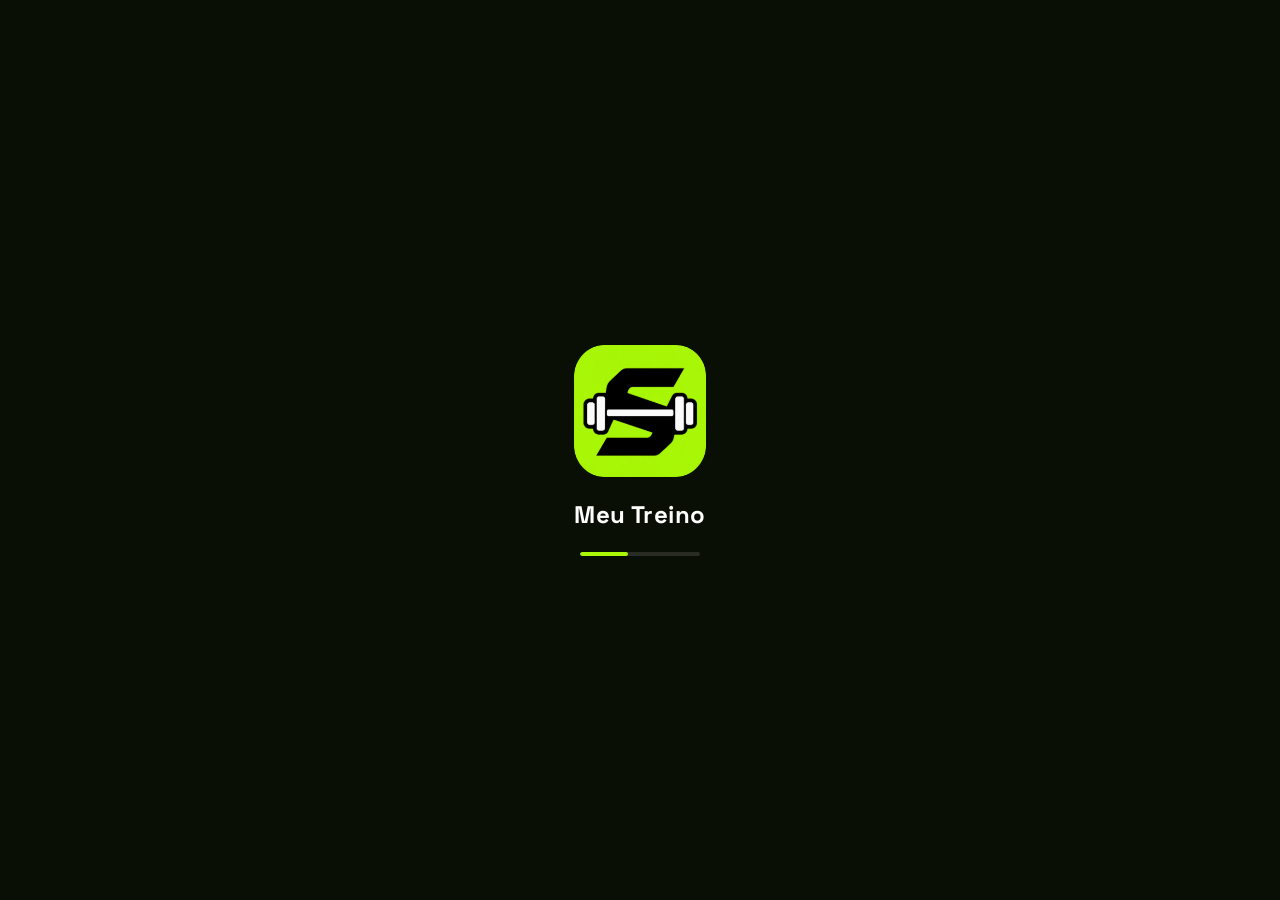
<file: web/index.html>
<!doctype html>
<html lang="pt-BR">
<head>
  <meta charset="utf-8">
  <meta name="viewport" content="width=device-width, initial-scale=1, viewport-fit=cover">
  <meta name="theme-color" content="#F3F6FB">
  <meta name="apple-mobile-web-app-capable" content="yes">
  <meta name="mobile-web-app-capable" content="yes">
  <meta name="apple-mobile-web-app-status-bar-style" content="default">
  <meta name="apple-mobile-web-app-title" content="Meu Treino">
  <title>Meu Treino</title>
  <link rel="manifest" href="manifest.json">
  <link rel="icon" href="icon-180.png?v=3" type="image/png">
  <link rel="apple-touch-icon" sizes="180x180" href="icon-180.png?v=3">
  <link rel="preconnect" href="https://fonts.googleapis.com">
  <link rel="preconnect" href="https://fonts.gstatic.com" crossorigin>
  <link rel="preconnect" href="https://esm.sh" crossorigin>
  <link rel="preconnect" href="https://dmgyqjyrtnyxqyaeowfa.supabase.co" crossorigin>
  <link href="https://fonts.googleapis.com/css2?family=Inter:ital,wght@0,400;0,500;0,600;0,700;0,800;1,500;1,700;1,800&family=Space+Grotesk:wght@500;600;700&family=Barlow+Condensed:ital,wght@1,700;1,800&display=swap" rel="stylesheet">
  <link rel="stylesheet" href="style.css">
  <style>
    /* abertura do app: logo entra com impulso, pulsa e some quando a primeira tela fica pronta */
    #abertura { position: fixed; inset: 0; z-index: 50; background: #0A0F05; display: flex; flex-direction: column; align-items: center; justify-content: center; gap: 22px; transition: opacity .45s ease, visibility .45s; }
    #abertura.sai { opacity: 0; visibility: hidden; }
    #abertura .lg { width: 132px; height: 132px; border-radius: 30px; background: url(logo.png) center/cover; box-shadow: 0 0 0 0 rgba(170,248,7,.5); animation: lgEntra .8s cubic-bezier(.2,1.6,.4,1) both, lgPulso 1.6s .8s ease-out infinite; }
    #abertura .nm { color: #fff; font: 700 24px "Space Grotesk", Inter, sans-serif; letter-spacing: .02em; opacity: 0; animation: nmEntra .5s .45s ease-out forwards; }
    #abertura .br { width: 120px; height: 4px; border-radius: 4px; background: rgba(255,255,255,.12); overflow: hidden; opacity: 0; animation: nmEntra .3s .6s forwards; }
    #abertura .br i { display: block; height: 100%; width: 40%; border-radius: 4px; background: #AAF807; animation: brCorre 1s .6s ease-in-out infinite; }
    @keyframes lgEntra { 0% { transform: scale(.3) rotate(-18deg); opacity: 0; } 100% { transform: scale(1) rotate(0); opacity: 1; } }
    @keyframes lgPulso { 0% { box-shadow: 0 0 0 0 rgba(170,248,7,.55); } 100% { box-shadow: 0 0 0 28px rgba(170,248,7,0); } }
    @keyframes nmEntra { from { opacity: 0; transform: translateY(8px); } to { opacity: 1; transform: none; } }
    @keyframes brCorre { 0% { transform: translateX(-100%); } 100% { transform: translateX(250%); } }
    @media (prefers-reduced-motion: reduce) { #abertura .lg, #abertura .br i { animation: none; } #abertura .nm, #abertura .br { animation: none; opacity: 1; } }
  </style>
</head>
<body>
  <div id="abertura" aria-hidden="true"><span class="lg"></span><span class="nm">Meu Treino</span><span class="br"><i></i></span></div>
  <script>
    // tira a abertura quando a primeira tela aparece (mínimo 0,5 s para a animação, máximo 5 s)
    (function () {
      var t0 = Date.now(), feito = false;
      function sair() { if (feito) return; feito = true; var a = document.getElementById("abertura"); setTimeout(function () { a.classList.add("sai"); setTimeout(function () { a.remove(); }, 500); }, Math.max(0, 500 - (Date.now() - t0))); }
      new MutationObserver(function (m, o) { var app = document.getElementById("app"); if (app && !app.querySelector(".carregando")) { o.disconnect(); sair(); } }).observe(document.documentElement, { childList: true, subtree: true });
      setTimeout(sair, 5000);
    })();
  </script>
  <main id="app"><div class="carregando">Carregando…</div></main>
  <div id="toast" role="status" aria-live="polite"></div>
  <input type="file" id="arquivo" accept="image/*" hidden>
  <script src="config.js"></script>
  <script type="module" src="app.js"></script>
</body>
</html>
</file>
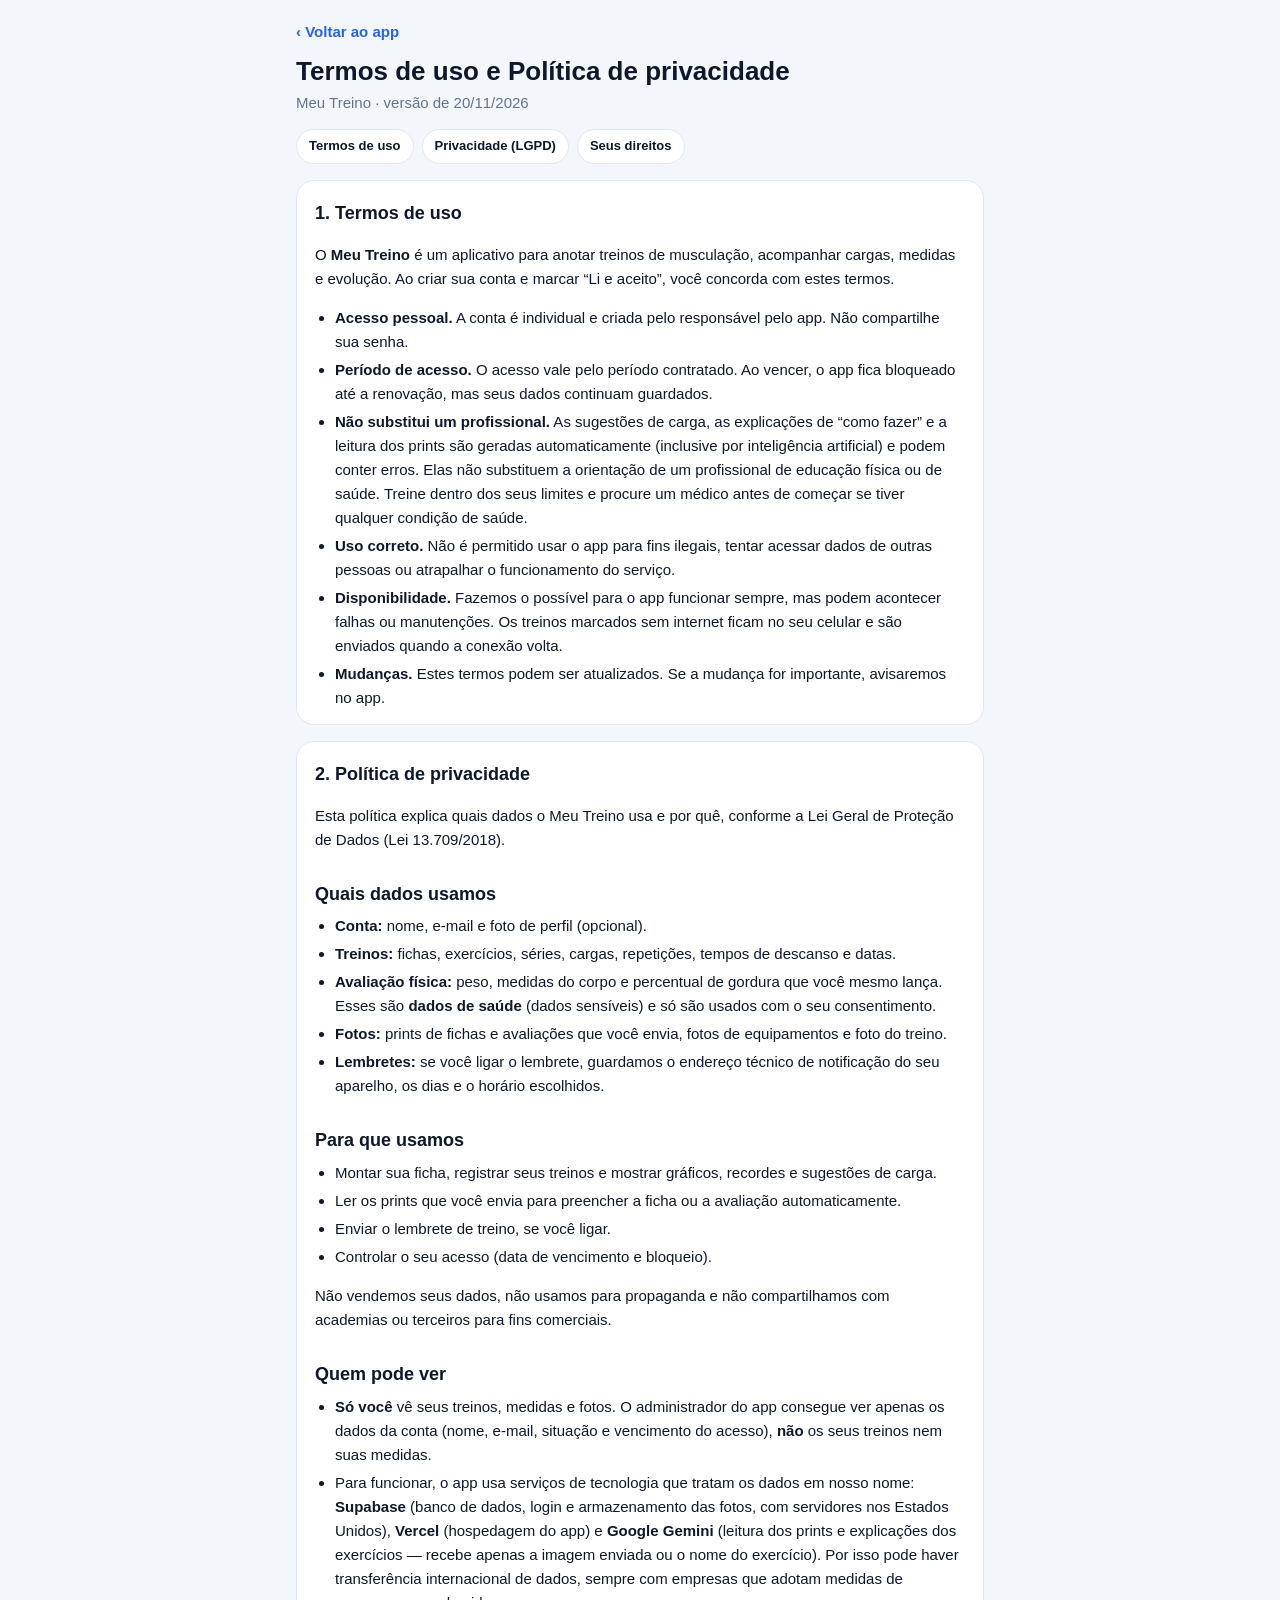
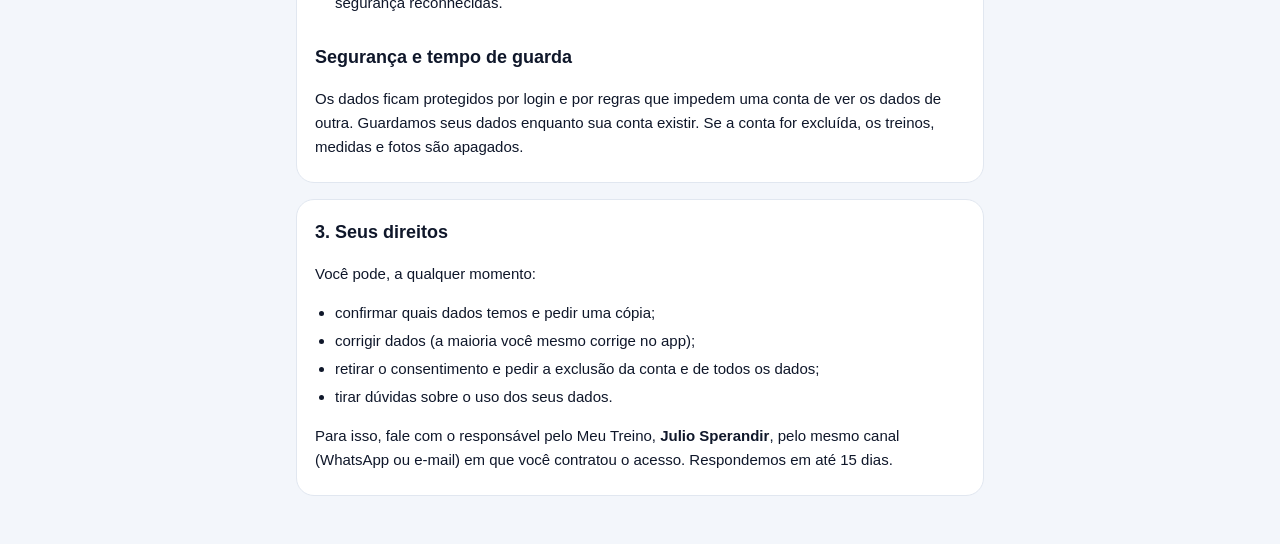
<file: web/termos.html>
<!doctype html>
<html lang="pt-BR">
<head>
  <meta charset="utf-8">
  <meta name="viewport" content="width=device-width, initial-scale=1, viewport-fit=cover">
  <meta name="theme-color" content="#F3F6FB">
  <title>Termos e Privacidade · Meu Treino</title>
  <link rel="icon" href="icon.svg">
  <style>
    :root { --bg: #F3F6FB; --s1: #FFFFFF; --borda: #E1E7F0; --txt: #0F172A; --mudo: #64748B; --ac: #2563EB; }
    * { box-sizing: border-box; }
    body { margin: 0; background: var(--bg); color: var(--txt); font: 15px/1.6 -apple-system, BlinkMacSystemFont, "Inter", "Segoe UI", Roboto, sans-serif; }
    main { max-width: 720px; margin: 0 auto; padding: calc(env(safe-area-inset-top) + 20px) 16px 48px; }
    .voltar { display: inline-flex; align-items: center; gap: 6px; color: var(--ac); text-decoration: none; font-weight: 600; margin-bottom: 12px; }
    h1 { font-size: 26px; line-height: 1.2; margin: 0 0 4px; }
    h2 { font-size: 18px; margin: 28px 0 6px; }
    .cartao { background: var(--s1); border: 1px solid var(--borda); border-radius: 18px; padding: 18px 18px 8px; margin-top: 16px; }
    .mudo { color: var(--mudo); }
    ul { padding-left: 20px; margin: 6px 0; }
    li { margin: 4px 0; }
    nav { display: flex; gap: 8px; flex-wrap: wrap; margin: 14px 0 0; }
    nav a { background: var(--s1); border: 1px solid var(--borda); border-radius: 999px; padding: 6px 12px; text-decoration: none; color: var(--txt); font-size: 13px; font-weight: 600; }
  </style>
</head>
<body>
<main>
  <a class="voltar" href="./">‹ Voltar ao app</a>
  <h1>Termos de uso e Política de privacidade</h1>
  <p class="mudo" style="margin:0">Meu Treino · versão de 20/11/2026</p>
  <nav><a href="#termos">Termos de uso</a><a href="#privacidade">Privacidade (LGPD)</a><a href="#direitos">Seus direitos</a></nav>

  <section class="cartao" id="termos">
    <h2 style="margin-top:0">1. Termos de uso</h2>
    <p>O <b>Meu Treino</b> é um aplicativo para anotar treinos de musculação, acompanhar cargas, medidas e evolução. Ao criar sua conta e marcar “Li e aceito”, você concorda com estes termos.</p>
    <ul>
      <li><b>Acesso pessoal.</b> A conta é individual e criada pelo responsável pelo app. Não compartilhe sua senha.</li>
      <li><b>Período de acesso.</b> O acesso vale pelo período contratado. Ao vencer, o app fica bloqueado até a renovação, mas seus dados continuam guardados.</li>
      <li><b>Não substitui um profissional.</b> As sugestões de carga, as explicações de “como fazer” e a leitura dos prints são geradas automaticamente (inclusive por inteligência artificial) e podem conter erros. Elas não substituem a orientação de um profissional de educação física ou de saúde. Treine dentro dos seus limites e procure um médico antes de começar se tiver qualquer condição de saúde.</li>
      <li><b>Uso correto.</b> Não é permitido usar o app para fins ilegais, tentar acessar dados de outras pessoas ou atrapalhar o funcionamento do serviço.</li>
      <li><b>Disponibilidade.</b> Fazemos o possível para o app funcionar sempre, mas podem acontecer falhas ou manutenções. Os treinos marcados sem internet ficam no seu celular e são enviados quando a conexão volta.</li>
      <li><b>Mudanças.</b> Estes termos podem ser atualizados. Se a mudança for importante, avisaremos no app.</li>
    </ul>
  </section>

  <section class="cartao" id="privacidade">
    <h2 style="margin-top:0">2. Política de privacidade</h2>
    <p>Esta política explica quais dados o Meu Treino usa e por quê, conforme a Lei Geral de Proteção de Dados (Lei 13.709/2018).</p>
    <h2>Quais dados usamos</h2>
    <ul>
      <li><b>Conta:</b> nome, e-mail e foto de perfil (opcional).</li>
      <li><b>Treinos:</b> fichas, exercícios, séries, cargas, repetições, tempos de descanso e datas.</li>
      <li><b>Avaliação física:</b> peso, medidas do corpo e percentual de gordura que você mesmo lança. Esses são <b>dados de saúde</b> (dados sensíveis) e só são usados com o seu consentimento.</li>
      <li><b>Fotos:</b> prints de fichas e avaliações que você envia, fotos de equipamentos e foto do treino.</li>
      <li><b>Lembretes:</b> se você ligar o lembrete, guardamos o endereço técnico de notificação do seu aparelho, os dias e o horário escolhidos.</li>
    </ul>
    <h2>Para que usamos</h2>
    <ul>
      <li>Montar sua ficha, registrar seus treinos e mostrar gráficos, recordes e sugestões de carga.</li>
      <li>Ler os prints que você envia para preencher a ficha ou a avaliação automaticamente.</li>
      <li>Enviar o lembrete de treino, se você ligar.</li>
      <li>Controlar o seu acesso (data de vencimento e bloqueio).</li>
    </ul>
    <p>Não vendemos seus dados, não usamos para propaganda e não compartilhamos com academias ou terceiros para fins comerciais.</p>
    <h2>Quem pode ver</h2>
    <ul>
      <li><b>Só você</b> vê seus treinos, medidas e fotos. O administrador do app consegue ver apenas os dados da conta (nome, e-mail, situação e vencimento do acesso), <b>não</b> os seus treinos nem suas medidas.</li>
      <li>Para funcionar, o app usa serviços de tecnologia que tratam os dados em nosso nome:
        <b>Supabase</b> (banco de dados, login e armazenamento das fotos, com servidores nos Estados Unidos),
        <b>Vercel</b> (hospedagem do app) e <b>Google Gemini</b> (leitura dos prints e explicações dos exercícios — recebe apenas a imagem enviada ou o nome do exercício).
        Por isso pode haver transferência internacional de dados, sempre com empresas que adotam medidas de segurança reconhecidas.</li>
    </ul>
    <h2>Segurança e tempo de guarda</h2>
    <p>Os dados ficam protegidos por login e por regras que impedem uma conta de ver os dados de outra. Guardamos seus dados enquanto sua conta existir. Se a conta for excluída, os treinos, medidas e fotos são apagados.</p>
  </section>

  <section class="cartao" id="direitos">
    <h2 style="margin-top:0">3. Seus direitos</h2>
    <p>Você pode, a qualquer momento:</p>
    <ul>
      <li>confirmar quais dados temos e pedir uma cópia;</li>
      <li>corrigir dados (a maioria você mesmo corrige no app);</li>
      <li>retirar o consentimento e pedir a exclusão da conta e de todos os dados;</li>
      <li>tirar dúvidas sobre o uso dos seus dados.</li>
    </ul>
    <p>Para isso, fale com o responsável pelo Meu Treino, <b>Julio Sperandir</b>, pelo mesmo canal (WhatsApp ou e-mail) em que você contratou o acesso. Respondemos em até 15 dias.</p>
  </section>
</main>
</body>
</html>
</file>
<file: web/style.css>
:root {
  --bg: #F3F6FB; --s1: #FFFFFF; --s2: #EEF2F8; --borda: #E1E7F0;
  --txt: #0F172A; --mudo: #64748B; --fraco: #94A3B8;
  --ac: #4D7C0F; --ac-txt: #FFFFFF; --lar: #D97706; --ac2: #3F6212; --lima: #AAF807; --preto: #0A0F05;
  color-scheme: light;
  --r: 16px;
  --topo: env(safe-area-inset-top, 0px); --base: env(safe-area-inset-bottom, 0px);
}
* { box-sizing: border-box; -webkit-tap-highlight-color: transparent; }
html, body { margin: 0; background: var(--bg); color: var(--txt); font-family: Inter, system-ui, sans-serif; font-size: 15px; }
body { min-height: 100dvh; }
h1, h2, h3, .num { font-family: "Space Grotesk", Inter, sans-serif; }
h1 { font-size: 26px; margin: 0; font-weight: 700; }
h2 { font-size: 19px; margin: 0; font-weight: 600; }
h3 { font-size: 16px; margin: 0; font-weight: 600; }
a { color: var(--ac); }
button, input, select, textarea { font: inherit; color: inherit; }
button { cursor: pointer; }

#app { max-width: 520px; margin: 0 auto; min-height: 100dvh; display: flex; flex-direction: column; }
#app.trocando > .tela { opacity: .5; transition: opacity .15s .12s; pointer-events: none; }
.tela { flex: 1; padding: calc(var(--topo) + 20px) 18px calc(var(--base) + 110px); display: flex; flex-direction: column; gap: 16px; }
.tela.sem-nav { padding-bottom: calc(var(--base) + 110px); }
.carregando { padding: 120px 20px; text-align: center; color: var(--mudo); }

.topo { display: flex; align-items: center; gap: 12px; }
.topo .tit { flex: 1; min-width: 0; display: flex; flex-direction: column; gap: 2px; }
.mudo { color: var(--mudo); } .peq { font-size: 13px; } .mini { font-size: 12px; }
.rot { font-size: 12px; font-weight: 600; letter-spacing: .08em; text-transform: uppercase; color: var(--mudo); }
.ac { color: var(--ac); } .lar { color: var(--lar); }
.linha { display: flex; align-items: center; gap: 10px; }
.entre { display: flex; justify-content: space-between; align-items: center; gap: 10px; }
.col { display: flex; flex-direction: column; gap: 8px; }
.grade2 { display: grid; grid-template-columns: repeat(2, minmax(0,1fr)); gap: 10px; }
.grade3 { display: grid; grid-template-columns: repeat(3, minmax(0,1fr)); gap: 10px; }

.cartao { background: var(--s1); border: 1px solid var(--borda); border-radius: var(--r); padding: 16px; display: flex; flex-direction: column; gap: 12px; }
.cartao.ac-borda { border-color: var(--ac); } .cartao.lar-borda { border-color: var(--lar); }
.cartao.tracejado { background: transparent; border-style: dashed; }
.stat { background: var(--s1); border: 1px solid var(--borda); border-radius: 14px; padding: 12px; display: flex; flex-direction: column; gap: 2px; }
.stat .v { font-family: "Space Grotesk", sans-serif; font-size: 22px; font-weight: 700; }

.btn { min-height: 48px; border-radius: 14px; border: 1px solid var(--borda); background: var(--s1); color: var(--txt); font-weight: 600; padding: 0 16px; display: inline-flex; align-items: center; justify-content: center; gap: 8px; text-decoration: none; }
.btn.pri { background: var(--ac); color: var(--ac-txt); border: 0; font-weight: 700; }
.btn.cla { background: var(--txt); color: var(--bg); border: 0; font-weight: 700; }
.btn.peq { min-height: 40px; border-radius: 10px; font-size: 13px; padding: 0 12px; }
.btn.blk { width: 100%; }
.btn.perigo { color: #DC2626; }
.btn:disabled { opacity: .5; }
.ico { width: 44px; height: 44px; border-radius: 12px; border: 1px solid var(--borda); background: var(--s1); display: inline-flex; align-items: center; justify-content: center; color: var(--txt); flex: 0 0 auto; text-decoration: none; }
.chip { font-size: 12px; font-weight: 600; padding: 6px 10px; border-radius: 999px; background: var(--s2); color: var(--mudo); white-space: nowrap; }
.chip.ac { background: rgba(101,163,13,.12); color: var(--ac); }
.chip.lar { background: rgba(217,119,6,.12); color: var(--lar); }
.chip.cheio { background: var(--ac); color: var(--ac-txt); }

.item { background: var(--s1); border: 1px solid var(--borda); border-radius: 14px; padding: 12px 14px; display: flex; align-items: center; gap: 12px; text-decoration: none; color: var(--txt); width: 100%; text-align: left; }
.letra { width: 40px; height: 40px; border-radius: 11px; background: var(--s2); font-family: "Space Grotesk", sans-serif; font-weight: 700; font-size: 17px; display: flex; align-items: center; justify-content: center; flex: 0 0 auto; }
.letra.g { width: 56px; height: 56px; border-radius: 16px; font-size: 28px; background: var(--ac); color: var(--ac-txt); }
.thumb { width: 48px; height: 48px; border-radius: 10px; background: var(--s2); object-fit: cover; flex: 0 0 auto; }

label.campo { display: flex; flex-direction: column; gap: 6px; font-size: 13px; color: var(--mudo); }
input.inp, select.inp, textarea.inp { min-height: 46px; border-radius: 12px; border: 1px solid var(--borda); background: var(--bg); color: var(--txt); padding: 0 12px; font-size: 16px; width: 100%; }
textarea.inp { padding: 10px 12px; min-height: 80px; }
input.inp:focus, select.inp:focus, textarea.inp:focus { outline: 2px solid var(--ac); outline-offset: 0; }

/* Treino */
.barra { height: 6px; border-radius: 3px; background: var(--s2); overflow: hidden; }
.barra > div { height: 100%; background: var(--ac); border-radius: 3px; }
.series { display: flex; flex-direction: column; gap: 6px; }
.serie { display: grid; grid-template-columns: 34px 1fr 72px 62px 46px; gap: 8px; align-items: center; padding: 6px 4px; border-radius: 12px; }
.serie.cab { font-size: 11px; font-weight: 600; letter-spacing: .06em; text-transform: uppercase; color: var(--mudo); padding-bottom: 0; }
.serie.feita { background: rgba(101,163,13,.08); }
.serie input { min-height: 42px; border-radius: 10px; border: 1px solid var(--borda); background: var(--bg); text-align: center; font-weight: 600; font-size: 16px; width: 100%; padding: 0 4px; }
.ok { width: 44px; height: 44px; border-radius: 12px; border: 1px solid var(--borda); background: var(--s2); color: var(--fraco); display: flex; align-items: center; justify-content: center; }
.serie.feita .ok { background: var(--ac); color: var(--ac-txt); border: 0; }
.cron { font-family: "Space Grotesk", sans-serif; font-size: 34px; font-weight: 700; font-variant-numeric: tabular-nums; }
.pronto .cron { color: var(--ac); }
.exs { display: flex; gap: 6px; overflow-x: auto; padding-bottom: 4px; scrollbar-width: none; }
.exs::-webkit-scrollbar { display: none; }
.exs button { flex: 0 0 auto; min-width: 44px; height: 36px; border-radius: 10px; border: 1px solid var(--borda); background: var(--s1); color: var(--mudo); font-weight: 600; font-size: 13px; }
.exs button.at { border-color: var(--ac); color: var(--ac); }
.exs button.fe { background: var(--s2); color: var(--txt); }

/* Equipamento */
.foto-g { height: 240px; border-radius: 20px; background: var(--s1); border: 1px solid var(--borda); position: relative; overflow: hidden; display: flex; align-items: center; justify-content: center; color: var(--fraco); flex-direction: column; gap: 8px; }
.foto-g img { width: 100%; height: 100%; object-fit: cover; position: absolute; inset: 0; }
.foto-g .chip { position: absolute; top: 12px; left: 12px; }
.opc { display: flex; flex-direction: column; gap: 6px; padding: 8px; border-radius: 14px; background: var(--s1); border: 2px solid var(--borda); text-align: left; }
.opc.at { border-color: var(--ac); }
.opc .ft { height: 72px; border-radius: 10px; background: var(--s2); overflow: hidden; display: flex; align-items: center; justify-content: center; color: var(--fraco); }
.opc .ft img { width: 100%; height: 100%; object-fit: cover; }

.foto-fim { height: 220px; border-radius: 18px; border: 2px dashed var(--borda); background: var(--s1); display: flex; flex-direction: column; align-items: center; justify-content: center; gap: 8px; color: var(--mudo); overflow: hidden; position: relative; width: 100%; }
.foto-fim img { position: absolute; inset: 0; width: 100%; height: 100%; object-fit: cover; }

.prints { display: flex; gap: 8px; flex-wrap: wrap; }
.prints img { width: 72px; height: 120px; object-fit: cover; border-radius: 10px; border: 1px solid var(--borda); }
.dif { display: grid; grid-template-columns: 24px 82px 1fr; gap: 10px; align-items: center; }
.dif input[type=checkbox] { width: 22px; height: 22px; accent-color: var(--ac); }
.tag { font-size: 11px; font-weight: 700; letter-spacing: .04em; text-transform: uppercase; padding: 5px 0; border-radius: 8px; text-align: center; }
.tag.novo { background: rgba(101,163,13,.12); color: var(--ac); }
.tag.alt { background: rgba(217,119,6,.12); color: var(--lar); }
.tag.rem { background: var(--s2); color: var(--mudo); }
.tag.igual { background: transparent; color: var(--fraco); border: 1px solid var(--borda); }
.riscado { text-decoration: line-through; color: var(--mudo); }

.abas { display: grid; grid-auto-flow: column; grid-auto-columns: 1fr; gap: 4px; background: var(--s1); border: 1px solid var(--borda); border-radius: 12px; padding: 4px; }
.abas button { height: 40px; border-radius: 9px; border: 0; background: transparent; color: var(--mudo); font-weight: 600; }
.abas button.at { background: var(--txt); color: var(--bg); font-weight: 700; }
.tabela { width: 100%; border-collapse: collapse; font-size: 14px; }
.tabela th { font-size: 11px; font-weight: 600; letter-spacing: .06em; text-transform: uppercase; color: var(--mudo); text-align: right; padding: 0 0 8px; border-bottom: 1px solid var(--borda); }
.tabela th:first-child, .tabela td:first-child { text-align: left; }
.tabela td { padding: 8px 0; border-bottom: 1px solid var(--s2); text-align: right; }

.semana { display: flex; justify-content: space-between; }
.dia { display: flex; flex-direction: column; align-items: center; gap: 6px; width: 40px; font-size: 12px; color: var(--mudo); }
.dia span.b { width: 36px; height: 36px; border-radius: 18px; display: flex; align-items: center; justify-content: center; font-weight: 700; font-size: 13px; border: 1px dashed var(--borda); color: var(--fraco); }
.dia span.b.feito { background: var(--s2); color: var(--ac); border: 0; }
.dia span.b.hoje { border: 1px solid var(--ac); color: var(--ac); }

.fab { position: fixed; right: max(18px, calc(50% - 242px)); bottom: calc(var(--base) + 96px); height: 52px; padding: 0 18px; border-radius: 26px; background: var(--txt); color: var(--bg); font-weight: 700; font-size: 14px; display: flex; align-items: center; gap: 8px; text-decoration: none; box-shadow: 0 8px 24px rgba(15,23,42,.2); z-index: 5; }
nav.nav { position: fixed; left: 0; right: 0; bottom: 0; z-index: 6; background: #FFFFFF; border-top: 1px solid var(--borda); padding: 8px 12px calc(var(--base) + 10px); }
nav.nav > div { max-width: 520px; margin: 0 auto; display: grid; grid-template-columns: repeat(4, minmax(0,1fr)); }
nav.nav a { display: flex; flex-direction: column; align-items: center; gap: 4px; font-size: 11px; color: var(--mudo); text-decoration: none; padding: 4px 0; }
nav.nav a.at { color: var(--ac); font-weight: 600; }
.rodape { position: fixed; left: 0; right: 0; bottom: 0; z-index: 6; background: linear-gradient(transparent, var(--bg) 30%); padding: 24px 18px calc(var(--base) + 16px); }
.rodape > div { max-width: 484px; margin: 0 auto; display: flex; gap: 10px; }
.rodape .btn { flex: 1; min-height: 54px; }

#toast { position: fixed; left: 50%; top: calc(var(--topo) + 14px); transform: translateX(-50%) translateY(-120px); background: var(--txt); color: var(--bg); padding: 12px 16px; border-radius: 12px; font-weight: 600; font-size: 14px; max-width: 90vw; transition: transform .25s; z-index: 20; }
#toast.on { transform: translateX(-50%) translateY(0); }
.vazio { text-align: center; padding: 30px 10px; color: var(--mudo); display: flex; flex-direction: column; gap: 12px; align-items: center; }
svg.graf { width: 100%; height: auto; display: block; overflow: visible; }
canvas.prev { width: 100%; max-width: 280px; border-radius: 16px; align-self: center; box-shadow: 0 12px 32px rgba(15,23,42,.18); }
canvas.prev.toque { cursor: pointer; }
.girando { width: 22px; height: 22px; border: 3px solid var(--s2); border-top-color: var(--ac); border-radius: 50%; animation: gira 0.8s linear infinite; }
@keyframes gira { to { transform: rotate(360deg); } }

/* comemoração */
#festa { position: fixed; inset: 0; z-index: 90; overflow: hidden; display: grid; place-items: center; background: rgba(15,23,42,.35); animation: festaIn .2s ease-out; }
#festa i { position: absolute; top: -20px; width: 9px; height: 14px; border-radius: 2px; animation-name: cair; animation-timing-function: cubic-bezier(.3,.6,.5,1); animation-fill-mode: forwards; }
@keyframes cair { to { top: 105%; transform: rotate(720deg) translateX(30px); } }
@keyframes festaIn { from { opacity: 0; } }
.festa-card { position: relative; background: var(--s1); border: 1px solid var(--ac); border-radius: 20px; padding: 22px 26px; display: flex; flex-direction: column; align-items: center; gap: 6px; text-align: center; max-width: 300px; animation: pulo .45s cubic-bezier(.2,1.6,.4,1); }
.festa-card b { font-family: "Space Grotesk", Inter, sans-serif; font-size: 21px; }
.festa-card span { color: var(--mudo); font-size: 14px; }
.festa-card .festa-ico { font-size: 44px; color: inherit; }
@keyframes pulo { from { transform: scale(.6); opacity: 0; } }
@media (prefers-reduced-motion: reduce) { #festa i { display: none; } .festa-card { animation: none; } }

/* gráficos da semana */
.corpo { width: 100%; max-width: 360px; margin: 0 auto; display: block; }
.barras { width: 100%; height: auto; display: block; }
.barras .b-at { fill: var(--ac); } .barras .b-ant { fill: #C9D3E1; }
.legenda { display: flex; gap: 14px; font-size: 12px; color: var(--mudo); }
.legenda i { display: inline-block; width: 10px; height: 10px; border-radius: 3px; margin-right: 5px; vertical-align: -1px; }
.marca-ant { position: absolute; top: -3px; bottom: -3px; width: 2px; background: var(--txt); opacity: .55; border-radius: 1px; }
.comp { display: grid; grid-template-columns: minmax(0,1fr) auto auto; gap: 4px 12px; align-items: center; font-size: 14px; }
.comp .n { overflow: hidden; text-overflow: ellipsis; white-space: nowrap; }
.comp .num { text-align: right; }

/* calendário e conquistas */
.cal { display: grid; grid-auto-flow: column; grid-template-rows: repeat(7, 1fr); gap: 3px; overflow-x: auto; padding-bottom: 4px; }
.cal span { width: 12px; height: 12px; border-radius: 3px; background: var(--s2); }
.cal span.f { background: var(--ac); } .cal span.fora { background: transparent; }
.cal span.hj { outline: 1.5px solid var(--txt); }
.medalhas { display: grid; grid-template-columns: repeat(3, minmax(0, 1fr)); gap: 10px; }
.medalha { background: var(--s1); border: 1px solid var(--borda); border-radius: 14px; padding: 12px 6px; display: flex; flex-direction: column; align-items: center; gap: 4px; text-align: center; }
.medalha .m-ico { font-size: 28px; filter: grayscale(1); opacity: .35; }
.medalha.ganha { border-color: var(--ac); } .medalha.ganha .m-ico { filter: none; opacity: 1; }
.medalha b { font-size: 12.5px; line-height: 1.25; } .medalha span { font-size: 11px; color: var(--mudo); }

/* tela Hoje */
.heroi { position: relative; overflow: hidden; border-radius: 22px; padding: 20px; display: flex; flex-direction: column; gap: 16px;
  background: radial-gradient(130% 90% at 100% 0%, rgba(101,163,13,.20), rgba(101,163,13,0) 60%), linear-gradient(180deg, #FFFFFF, #FFFFFF);
  border: 1px solid rgba(101,163,13,.28); }
.heroi.vazio { align-items: flex-start; }
.heroi-tit { font-size: 24px; line-height: 1.15; overflow-wrap: anywhere; }
.letra.xg { width: 68px; height: 68px; border-radius: 20px; font-size: 34px; background: var(--ac); color: var(--ac-txt); box-shadow: 0 8px 28px rgba(101,163,13,.25); }
.heroi-num { display: grid; grid-template-columns: repeat(3, minmax(0,1fr)); background: var(--s2); border-radius: 14px; padding: 12px 6px; }
.heroi-num div { display: flex; flex-direction: column; align-items: center; gap: 2px; }
.heroi-num div + div { border-left: 1px solid var(--borda); }
.heroi-num b { font-family: "Space Grotesk", sans-serif; font-size: 22px; }
.heroi-num span { font-size: 12px; color: var(--mudo); }
.btn.grande { min-height: 56px; font-size: 16px; border-radius: 16px; }
.semana-cartao { text-decoration: none; color: var(--txt); }
.semana2 { display: grid; grid-template-columns: repeat(7, minmax(0,1fr)); gap: 6px; }
.dia2 { display: flex; flex-direction: column; align-items: center; gap: 6px; }
.dia2 .n { font-size: 11px; color: var(--mudo); font-weight: 600; }
.dia2 .b { width: 100%; max-width: 40px; aspect-ratio: 1; border-radius: 12px; display: grid; place-items: center; font-size: 13px; font-weight: 700; background: var(--s2); color: var(--fraco); }
.dia2.feito .b { background: var(--ac); color: var(--ac-txt); font-family: "Space Grotesk", sans-serif; font-size: 15px; }
.dia2.hoje .b { background: transparent; border: 2px solid var(--ac); color: var(--ac); }
.dia2.hoje .n { color: var(--ac); }
.dia2.depois .b { background: transparent; border: 1px dashed var(--borda); }
.ficha-item.prox { border-color: rgba(101,163,13,.45); }
.ficha-item.prox .letra { background: rgba(101,163,13,.14); color: var(--ac); }
.item.tracejado { background: transparent; border-style: dashed; }
.nome-btn { background: none; border: 0; padding: 0; text-align: left; color: var(--txt); }

/* folha que sobe de baixo */
#folha { position: fixed; inset: 0; z-index: 80; display: flex; flex-direction: column; justify-content: flex-end; }
.folha-fundo { position: absolute; inset: 0; background: rgba(15,23,42,.45); animation: festaIn .2s; }
.folha-caixa { position: relative; width: 100%; max-width: 520px; margin: 0 auto; max-height: 86dvh; background: var(--bg); border: 1px solid var(--borda); border-bottom: 0; border-radius: 24px 24px 0 0; display: flex; flex-direction: column; animation: subir .25s cubic-bezier(.2,.9,.3,1); }
.folha-alca { width: 40px; height: 5px; border-radius: 3px; background: var(--borda); margin: 10px auto 2px; flex: 0 0 auto; }
.folha-corpo { overflow-y: auto; padding: 10px 18px calc(var(--base) + 24px); display: flex; flex-direction: column; gap: 14px; }
@keyframes subir { from { transform: translateY(40%); opacity: 0; } }
@media (prefers-reduced-motion: reduce) { .folha-caixa, .folha-fundo { animation: none; } }
.foto-cheia { width: 100%; border-radius: 16px; display: block; }
.lista-ex.at { border-color: var(--ac); }
.lista-ft { width: 48px; height: 48px; border-radius: 12px; background: var(--s2); overflow: hidden; flex: 0 0 auto; display: grid; place-items: center; color: var(--mudo); }
.lista-ft img { width: 100%; height: 100%; object-fit: cover; }
.eq-mini { position: relative; width: 76px; height: 76px; border-radius: 14px; overflow: hidden; border: 1px solid var(--borda); padding: 0; background: var(--s2); flex: 0 0 auto; }
.eq-mini img { width: 100%; height: 100%; object-fit: cover; display: block; }
.eq-mini span { position: absolute; right: 4px; bottom: 4px; width: 20px; height: 20px; border-radius: 10px; background: rgba(15,23,42,.7); color: #FFFFFF; display: grid; place-items: center; }
.passos { list-style: none; margin: 0; padding: 0; display: flex; flex-direction: column; gap: 10px; }
.passos li { display: flex; gap: 10px; align-items: flex-start; }
.passos li > span { flex: 0 0 auto; width: 24px; height: 24px; border-radius: 12px; display: grid; place-items: center; font-size: 12px; font-weight: 700; background: rgba(101,163,13,.14); color: var(--ac); }
.passos li.erro > span { background: rgba(217,119,6,.14); color: var(--lar); }
.passos p { margin: 0; line-height: 1.45; font-size: 14px; }
.carregando-barra { width: 40%; animation: vaivem 1.1s ease-in-out infinite alternate; }
@keyframes vaivem { from { margin-left: 0; } to { margin-left: 60%; } }

/* menu flutuante */
nav.nav { background: linear-gradient(rgba(243,246,251,0), rgba(243,246,251,.95) 45%); border-top: 0; padding: 18px 12px calc(var(--base) + 12px); pointer-events: none; }
nav.nav > div { pointer-events: auto; background: rgba(255,255,255,.94); -webkit-backdrop-filter: blur(14px); backdrop-filter: blur(14px); border: 1px solid var(--borda); border-radius: 26px; padding: 6px; max-width: 496px; box-shadow: 0 10px 30px rgba(15,23,42,.12); }
nav.nav a { border-radius: 20px; padding: 8px 0 7px; font-size: 10.5px; }
nav.nav a.at { background: rgba(101,163,13,.13); }
.rodape .btn.grande { border-radius: 30px; box-shadow: 0 10px 28px rgba(101,163,13,.22); }

/* imagens dos exercícios */
.ex-img { position: relative; overflow: hidden; background: var(--s2); border-radius: 16px; aspect-ratio: 1; }
.ex-img img { position: absolute; inset: 0; width: 100%; height: 100%; object-fit: cover; }
.ex-img img.q2 { animation: quadro 2.6s ease-in-out infinite; }
@keyframes quadro { 0%, 38% { opacity: 0; } 50%, 88% { opacity: 1; } 100% { opacity: 0; } }
@media (prefers-reduced-motion: reduce) { .ex-img img.q2 { animation: none; opacity: 0; } }
.ex-img-vazio { position: absolute; inset: 0; display: grid; place-items: center; color: var(--fraco); background: var(--s2); }
.ex-img.grande { aspect-ratio: 16 / 11; border-radius: 18px; }
.ex-card { display: flex; align-items: center; gap: 14px; padding: 10px; background: var(--s1); border: 1px solid var(--borda); border-radius: 20px; }
.ex-card-ft { position: relative; width: 92px; flex: 0 0 auto; display: block; }
.ex-card-nome { font-size: 16px; line-height: 1.25; }
.selo-musc { position: absolute; right: -6px; bottom: -6px; width: 38px; height: 46px; border-radius: 10px; background: #FFFFFF; border: 1px solid var(--borda); box-shadow: 0 2px 8px rgba(15,23,42,.1); display: grid; place-items: center; padding: 3px; }
.selo-musc svg { width: 100%; height: 100%; }
.chips-linha { display: flex; gap: 6px; flex-wrap: wrap; }
.alvos { display: flex; gap: 10px; overflow-x: auto; padding-bottom: 4px; scrollbar-width: none; }
.alvos::-webkit-scrollbar { display: none; }
.alvo { flex: 0 0 auto; width: 96px; background: var(--s1); border: 1px solid var(--borda); border-radius: 18px; padding: 10px 8px 8px; display: flex; flex-direction: column; align-items: center; gap: 6px; }
.alvo svg { width: 54px; height: 100px; }
.alvo span { font-size: 12px; color: var(--mudo); text-align: center; }
.ex-midia { position: relative; margin: -4px -4px 4px; }
.ex-foto-ap { display: block; width: 100%; aspect-ratio: 16 / 11; border-radius: 18px; overflow: hidden; border: 0; padding: 0; background: var(--s2); }
.ex-foto-ap img { width: 100%; height: 100%; object-fit: cover; display: block; }
.ex-midia-abas { position: absolute; left: 10px; bottom: 10px; display: flex; gap: 4px; background: rgba(15,23,42,.65); -webkit-backdrop-filter: blur(8px); backdrop-filter: blur(8px); padding: 4px; border-radius: 999px; }
.ex-midia-abas button { border: 0; background: none; color: rgba(255,255,255,.85); font-size: 12px; font-weight: 600; padding: 6px 12px; border-radius: 999px; }
.ex-midia-abas button.at { background: var(--ac); color: var(--ac-txt); }
.serie { min-height: 58px; }

/* perfil */
.avatar { border-radius: 50%; object-fit: cover; display: inline-grid; place-items: center; background: var(--ac); color: var(--ac-txt); font-family: "Space Grotesk", sans-serif; font-weight: 700; flex: 0 0 auto; }
.perfil-topo { display: flex; flex-direction: column; align-items: center; gap: 8px; padding: 18px 0 6px; text-align: center;
  background: radial-gradient(70% 80% at 50% 0%, rgba(101,163,13,.16), transparent 70%); border-radius: 24px; }
.perfil-foto { position: relative; border: 0; padding: 0; background: none; border-radius: 50%; box-shadow: 0 0 0 4px var(--bg), 0 0 0 6px rgba(101,163,13,.5); }
.perfil-cam { position: absolute; right: 2px; bottom: 2px; width: 34px; height: 34px; border-radius: 17px; background: var(--txt); color: var(--bg); display: grid; place-items: center; border: 3px solid var(--bg); }
.heroi-fotos { display: grid; grid-template-columns: repeat(4, minmax(0,1fr)) auto; gap: 8px; align-items: center; }
.heroi-fotos .ex-img { border-radius: 12px; }
.heroi-mais { font-size: 13px; font-weight: 700; color: var(--mudo); padding: 0 4px; }

/* ---- tema claro: sombras suaves e card principal azul ---- */
.cartao, .item, .stat, .ex-card, .alvo, .medalha { box-shadow: 0 1px 2px rgba(15,23,42,.04), 0 4px 14px rgba(15,23,42,.05); }
.heroi { background: linear-gradient(140deg, #141C0A 0%, #0A0F05 100%); border: 0; color: #FFFFFF; box-shadow: 0 14px 34px rgba(101,163,13,.32); }
.heroi .rot.ac, .heroi .mudo, .heroi .mini.mudo { color: rgba(255,255,255,.82); }
.heroi .letra.xg { background: #FFFFFF; color: var(--ac2); box-shadow: 0 8px 22px rgba(15,23,42,.18); }
.heroi .chip { background: rgba(255,255,255,.18); color: #FFFFFF; }
.heroi .btn.pri { background: #FFFFFF; color: var(--ac2); }
.heroi .btn:not(.pri) { background: rgba(255,255,255,.14); border-color: rgba(255,255,255,.3); color: #FFFFFF; }
.heroi a.mini { color: rgba(255,255,255,.85) !important; }
.heroi-num { background: rgba(255,255,255,.13); }
.heroi-num div + div { border-left-color: rgba(255,255,255,.22); }
.heroi-num span { color: rgba(255,255,255,.78); }
.heroi .heroi-mais { color: rgba(255,255,255,.85); }
.heroi .ex-img { background: rgba(255,255,255,.2); }
.heroi.vazio .letra.xg { color: var(--ac2); }
nav.nav a.at { color: var(--ac); }
.dia2 .b { background: var(--s2); color: var(--fraco); }
.perfil-cam { background: var(--ac); color: #FFFFFF; }
.rodape .btn.grande { box-shadow: 0 10px 28px rgba(101,163,13,.3); }
.letra.xg { box-shadow: 0 8px 22px rgba(101,163,13,.25); }

/* semana: plano e "como foi" em destaque */
.sug { background: rgba(255,255,255,.12); border: 1px solid rgba(255,255,255,.18); border-radius: 16px; padding: 12px; display: flex; flex-direction: column; gap: 10px; }
.sug.quase { flex-direction: row; align-items: center; gap: 10px; padding: 10px 12px; }
.sug-carga { display: flex; align-items: center; gap: 4px; white-space: nowrap; font-family: "Space Grotesk", sans-serif; }
.sug-carga span { opacity: .75; text-decoration: line-through; font-size: 14px; }
.sug-carga b { font-size: 22px; }
.cartao.destaque { border-color: rgba(101,163,13,.25); box-shadow: 0 8px 26px rgba(101,163,13,.10); }
.mini-stats > div { background: var(--s2); border-radius: 12px; padding: 10px; display: flex; flex-direction: column; gap: 2px; }
.mini-stats b { font-family: "Space Grotesk", sans-serif; font-size: 22px; }

/* menu fixo embaixo */
nav.nav { background: #FFFFFF; border-top: 1px solid var(--borda); padding: 6px 8px calc(var(--base) + 6px); pointer-events: auto; box-shadow: 0 -4px 16px rgba(15,23,42,.05); }
nav.nav > div { background: none; -webkit-backdrop-filter: none; backdrop-filter: none; border: 0; border-radius: 0; padding: 0; max-width: 520px; box-shadow: none; }
nav.nav a { border-radius: 12px; padding: 6px 0 4px; font-size: 11px; }
nav.nav a.at { background: none; color: var(--ac); }
nav.nav a.at svg { background: rgba(101,163,13,.12); border-radius: 10px; padding: 3px 12px; box-sizing: content-box; }

/* sem internet */
.sem-net { display: flex; gap: 8px; align-items: center; background: #FEF3C7; color: #92400E; border: 1px solid #FDE68A; border-radius: 14px; padding: 10px 12px; font-size: 13px; font-weight: 500; }
.fila-info { align-self: flex-start; background: #FEF3C7; color: #92400E; border-radius: 999px; padding: 3px 10px; font-size: 12px; font-weight: 600; }
.fila-info[hidden] { display: none; }

/* boas-vindas */
.bv-topo { align-items: flex-start; gap: 12px; }
.bv-passos { gap: 16px; }
.bv-passo { display: flex; gap: 12px; align-items: flex-start; }
.bv-num { flex: none; width: 40px; height: 40px; border-radius: 12px; display: grid; place-items: center; background: rgba(101,163,13,.10); color: var(--ac); }
.aceite { display: flex; gap: 10px; align-items: flex-start; font-size: 13px; color: var(--mudo); line-height: 1.45; }
.aceite input { width: 20px; height: 20px; flex: none; margin-top: 1px; accent-color: var(--ac); }
.aceite a { color: var(--ac); font-weight: 600; }
/* lembrete */
.dias-lem { display: grid; grid-template-columns: repeat(7, 1fr); gap: 6px; }
.dias-lem button { border: 1px solid var(--borda); background: var(--s2); color: var(--mudo); border-radius: 12px; padding: 10px 0; font: inherit; font-size: 12px; font-weight: 600; }
.dias-lem button.at { background: var(--ac); border-color: var(--ac); color: #FFFFFF; }

/* colar texto do treino */
.txt-ficha { min-height: 200px; resize: vertical; font: inherit; line-height: 1.5; padding: 12px; }
.exemplo-txt { margin: 0; background: var(--s2); border-radius: 12px; padding: 10px 12px; font: 13px/1.55 ui-monospace, Menlo, Consolas, monospace; color: var(--mudo); white-space: pre-wrap; }

/* tabela comparativa de avaliações */
.tabela-rolar { overflow-x: auto; margin: 0 -4px; -webkit-overflow-scrolling: touch; }
.comp-av { min-width: 100%; }
.comp-av th, .comp-av td { white-space: nowrap; text-align: right; padding: 8px 6px; }
.comp-av th:first-child, .comp-av td:first-child { text-align: left; white-space: normal; min-width: 130px; position: sticky; left: 0; background: var(--s1); }
.comp-av tbody tr:nth-child(odd) td { background: var(--s2); }
.comp-av th { text-transform: none; letter-spacing: 0; font-size: 12px; }
/* comparativo: cabe na largura do celular, sem arrastar */
.cartao { min-width: 0; }
.tabela-rolar { max-width: 100%; margin: 0; }
.tabela.comp-av { table-layout: fixed; width: 100%; font-size: 13px; }
.tabela.comp-av th { text-transform: none; letter-spacing: 0; font-size: 11px; line-height: 1.25; white-space: normal; word-break: normal; overflow-wrap: anywhere; padding: 0 3px 8px; vertical-align: bottom; }
.tabela.comp-av td { padding: 8px 3px; white-space: nowrap; }
.tabela.comp-av th:first-child, .tabela.comp-av td:first-child { width: 34%; min-width: 0; white-space: normal; position: static; padding-left: 6px; }
.tabela.comp-av td:first-child { font-size: 12.5px; line-height: 1.3; }
.tabela.comp-av th.cdif, .tabela.comp-av td.cdif { width: 15%; }
.tabela.comp-av th { overflow-wrap: normal; font-size: 10.5px; }
.tabela.comp-av td { vertical-align: middle; }
.tabela.comp-av tbody tr:nth-child(odd) td { background: none; }
.tabela.comp-av tbody tr td { border-bottom: 1px solid var(--borda); }
.tabela.comp-av th:first-child, .tabela.comp-av td:first-child { width: 33%; padding-left: 0; }
.tabela.comp-av th.cdif, .tabela.comp-av td.cdif { width: 14%; padding-right: 0; }
.hist-sem summary { display: flex; justify-content: space-between; align-items: center; cursor: pointer; list-style: none; }
.hist-sem summary::-webkit-details-marker { display: none; }
.hist-sem-l { padding: 8px 0; border-top: 1px solid var(--borda); gap: 8px; }
.stats-centro .stat { align-items: center; text-align: center; }
/* toque responde na hora no iPhone (sem esperar o "toque duplo para zoom") */
a, button, input, select, label, summary, [data-acao] { touch-action: manipulation; -webkit-tap-highlight-color: transparent; }

/* série feita: verde, com a carga e as repetições bem visíveis */
.serie.feita { background: rgba(22,163,74,.10); }
.serie.feita .ok { background: #16A34A; color: #fff; border: 0; }
.serie.feita input:disabled { color: #15803D; -webkit-text-fill-color: #15803D; opacity: 1; font-weight: 700; background: rgba(22,163,74,.08); border-color: rgba(22,163,74,.25); }
.exs button.fe { background: rgba(22,163,74,.12); color: #15803D; border-color: rgba(22,163,74,.35); }
.ok-txt { color: #15803D; font-weight: 600; }
/* avatar do músculo trabalhado */
.musc-ex { display: flex; gap: 14px; align-items: center; background: var(--bg); border-radius: 14px; padding: 8px 12px; }
.musc-ex svg.corpo { width: 118px; height: auto; flex: 0 0 auto; }
/* teclado aberto no iPhone: esconde os botões fixos de baixo (eles subiam para o meio da tela) */
body.digitando .rodape, body.digitando nav.nav { display: none; }

/* ===== tela do treino em lista ===== */
.treino-lista { padding-top: 0; gap: 10px; padding-bottom: calc(var(--base) + 120px); }
.treino-topo { position: sticky; top: 0; z-index: 5; margin: 0 -18px; padding: calc(var(--topo) + 10px) 18px 10px; background: var(--s1); border-bottom: 1px solid var(--borda); display: flex; flex-direction: column; gap: 10px; }
.tt-l1 { display: flex; align-items: center; gap: 10px; }
.tt-nome { flex: 1; min-width: 0; font-family: "Space Grotesk", sans-serif; font-size: 17px; white-space: nowrap; overflow: hidden; text-overflow: ellipsis; }
.tt-fim { min-height: 40px; padding: 0 16px; border-radius: 12px; flex: none; }
.tt-stats { display: grid; grid-template-columns: repeat(4, minmax(0, 1fr)); gap: 6px; }
.tt-stats div { display: flex; flex-direction: column; gap: 1px; min-width: 0; }
.tt-stats span { font-size: 11px; color: var(--mudo); }
.tt-stats strong { font-size: 15px; white-space: nowrap; }
.tt-barra { height: 4px; } .tt-barra > div { background: #16A34A; }
.ex-bloco { background: var(--s1); border: 1px solid var(--borda); border-radius: 18px; padding: 12px 12px 10px; display: flex; flex-direction: column; gap: 8px; scroll-margin-top: 150px; }
.ex-bloco.completo { border-color: rgba(22,163,74,.35); }
.ex-cab { display: flex; align-items: center; gap: 10px; }
.ex-foto { width: 46px; height: 46px; border-radius: 50%; overflow: hidden; flex: none; padding: 0; border: 1px solid var(--borda); background: var(--s2); }
.ex-foto .ex-img { border-radius: 50%; width: 100%; height: 100%; }
.ex-tit { flex: 1; min-width: 0; display: flex; flex-direction: column; align-items: flex-start; gap: 1px; background: none; border: 0; padding: 0; text-align: left; color: inherit; }
.ex-tit b { color: var(--ac); font-size: 16px; line-height: 1.25; }
.ex-tit span { font-size: 12px; color: var(--mudo); }
.ex-ok { width: 26px; height: 26px; border-radius: 50%; background: #16A34A; color: #fff; display: grid; place-items: center; flex: none; }
.ex-mais { width: 36px; height: 36px; border: 0; background: none; color: var(--fraco); font-size: 20px; }
.ex-desc { display: flex; align-items: center; gap: 6px; font-size: 13px; font-weight: 600; color: var(--ac); }
.treino-lista .serie { grid-template-columns: 34px 1fr 70px 60px 44px; min-height: 48px; padding: 4px; }
.treino-lista .serie .num-s { text-align: center; color: var(--mudo); }
.treino-lista .serie .ant { font-size: 13px; color: var(--fraco); text-align: center; }
.treino-lista .serie.cab span { text-align: center; }
.add-serie { min-height: 40px; background: var(--s2); border: 0; }
.aviso-ex { display: flex; align-items: center; justify-content: space-between; gap: 8px; border-radius: 12px; padding: 8px 10px; font-size: 13px; }
.aviso-ex.ac { background: rgba(101,163,13,.08); } .aviso-ex.lar { background: rgba(217,119,6,.10); }
.faixa-desc { position: fixed; left: 10px; right: 10px; bottom: calc(var(--base) + 12px); max-width: 500px; margin: 0 auto; z-index: 7; background: var(--txt); color: #fff; border-radius: 18px; padding: 10px 12px; display: flex; align-items: center; gap: 8px; box-shadow: 0 10px 30px rgba(15,23,42,.3); }
.faixa-desc .cron { font-family: "Space Grotesk", sans-serif; font-size: 24px; font-weight: 700; min-width: 64px; color: #fff; }
.faixa-desc.pronto .cron { color: #4ADE80; }
.fd-info { flex: 1; min-width: 0; font-size: 11px; color: #CBD5E1; white-space: nowrap; overflow: hidden; text-overflow: ellipsis; }
.fd-info i { display: block; height: 4px; border-radius: 4px; background: #334155; margin-top: 6px; overflow: hidden; }
.fd-info i b { display: block; height: 100%; background: #AAF807; transition: width 1s linear; }
.fd-bt { flex: none; background: #1E293B; color: #fff; border: 0; border-radius: 10px; padding: 8px; font-size: 13px; font-weight: 600; }
.fd-bt.az { background: var(--ac); }
.ex-img-folha { border-radius: 16px; overflow: hidden; max-height: 260px; }
.ex-img-folha img { width: 100%; display: block; }
body.digitando .faixa-desc { display: none; }

/* ===== visual verde (logo) e telas simples ===== */
.btn.pri { background: var(--lima); color: var(--preto); }
.heroi .btn.pri { background: var(--lima); color: var(--preto); }
.heroi .letra.xg { background: var(--lima); color: var(--preto); }
.rodape .btn.grande, .btn.pri.grande { box-shadow: 0 10px 26px rgba(132,204,22,.35); }
nav.nav a.at { color: var(--preto); background: none; }
nav.nav a.at svg { background: var(--lima); color: var(--preto); border-radius: 10px; padding: 3px 14px; box-sizing: content-box; }
.fd-bt.az { background: var(--lima); color: var(--preto); }
.faixa-desc.pronto .cron { color: var(--lima); }
.letra.lima { background: var(--lima); color: var(--preto); }
.tela-cab { display: flex; flex-direction: column; gap: 4px; }
.tela-cab h1, .evo-cab h1 { font-size: 30px; }
.sec-tit { font-size: 12px; font-weight: 700; letter-spacing: .05em; color: var(--mudo); margin-top: 4px; }
.sec-tit a { color: var(--ac); text-decoration: none; letter-spacing: 0; font-size: 13px; }
.rot-card { background: var(--s1); border: 1px solid var(--borda); border-radius: 18px; padding: 14px; display: flex; flex-direction: column; gap: 10px; }
.rot-card.destaque { border: 2px solid var(--lima); box-shadow: 0 10px 28px rgba(132,204,22,.18); }
.rc-cab { display: flex; align-items: center; gap: 12px; }
.rc-tit { flex: 1; min-width: 0; display: flex; flex-direction: column; gap: 3px; text-decoration: none; color: inherit; }
.rc-tit b { font-size: 17px; line-height: 1.2; }
.rc-tit .chip { align-self: flex-start; font-size: 11px; }
.rc-mais { width: 36px; height: 36px; border: 0; background: none; color: var(--fraco); font-size: 20px; text-decoration: none; }
.rc-lista { font-size: 13px; color: var(--mudo); line-height: 1.45; }
.rc-info { font-size: 12px; color: var(--fraco); font-weight: 600; }
.evo-cab { display: flex; flex-direction: column; gap: 12px; }
.seg-evo { display: grid; grid-template-columns: repeat(3, minmax(0,1fr)); background: var(--s2); border-radius: 12px; padding: 3px; }
.seg-evo a { text-align: center; padding: 9px 4px; border-radius: 10px; font-size: 13px; font-weight: 600; color: var(--mudo); text-decoration: none; }
.seg-evo a.at { background: var(--s1); color: var(--txt); box-shadow: 0 1px 4px rgba(15,23,42,.1); }
.perfil-cab { background: var(--s1); border: 1px solid var(--borda); border-radius: 20px; padding: 16px; display: flex; flex-direction: column; gap: 12px; }
.perfil-cab .perfil-foto { box-shadow: 0 0 0 3px var(--lima); }
.pc-nums { display: grid; grid-template-columns: repeat(3, minmax(0,1fr)); text-align: center; }
.pc-nums div { display: flex; flex-direction: column; gap: 2px; }
.pc-nums div + div { border-left: 1px solid var(--borda); }
.pc-nums b { font-family: "Space Grotesk", sans-serif; font-size: 20px; white-space: nowrap; }
.pc-nums span { font-size: 12px; color: var(--mudo); }
.feed-card { background: var(--s1); border: 1px solid var(--borda); border-radius: 18px; padding: 14px; display: flex; flex-direction: column; gap: 12px; }
.fc-cab { display: flex; align-items: center; gap: 10px; text-decoration: none; color: inherit; }
.fc-av { width: 38px; height: 38px; flex: none; }
.fc-st { display: flex; gap: 22px; }
.fc-st div { display: flex; flex-direction: column; gap: 1px; }
.fc-st span { font-size: 12px; color: var(--mudo); }
.fc-st b { font-size: 15px; }
.fc-ex { display: flex; flex-direction: column; gap: 6px; font-size: 14px; }
.fc-ex i { font-style: normal; font-weight: 700; color: var(--ac); margin-right: 2px; }
.menu-card { background: var(--s1); border: 1px solid var(--borda); border-radius: 18px; padding: 4px 14px; display: flex; flex-direction: column; }
.menu-item { display: flex; align-items: center; gap: 12px; padding: 12px 0; border: 0; border-bottom: 1px solid var(--borda); background: none; text-decoration: none; color: var(--txt); width: 100%; text-align: left; font: inherit; }
.menu-item:last-child { border-bottom: 0; }
.mi-ic { width: 36px; height: 36px; border-radius: 10px; background: var(--s2); display: grid; place-items: center; flex: none; }

/* ===== login ===== */
body:has(.login) { background: #0A0F05; }
.tela.login { min-height: 100dvh; justify-content: center; gap: 26px; color: #fff;
  background: radial-gradient(120% 60% at 50% 0%, rgba(170,248,7,.16), transparent 60%), #0A0F05; margin: 0; }
.lg-topo { display: flex; flex-direction: column; align-items: center; text-align: center; gap: 8px; }
.lg-logo { width: 104px; height: 104px; border-radius: 26px; background: url(logo.png) center/cover; box-shadow: 0 12px 40px rgba(170,248,7,.28); animation: lgEntra .7s cubic-bezier(.2,1.5,.4,1) both; margin-bottom: 8px; }
.lg-topo h1 { color: #fff; font-size: 32px; }
.lg-topo p { margin: 0; color: #A3AE94; font-size: 15px; }
.lg-form { display: flex; flex-direction: column; gap: 14px; background: #141C0A; border: 1px solid #243012; border-radius: 22px; padding: 18px; }
.lg-campo { display: flex; flex-direction: column; gap: 6px; font-size: 13px; font-weight: 600; color: #C5CFB6; }
.lg-campo input { width: 100%; min-height: 52px; border-radius: 14px; border: 1px solid #2E3B1A; background: #0A0F05; color: #fff; font-size: 16px; padding: 0 14px; }
.lg-campo input::placeholder { color: #5F6B52; }
.lg-campo input:focus { outline: none; border-color: var(--lima); box-shadow: 0 0 0 3px rgba(170,248,7,.18); }
.lg-senha { position: relative; display: block; }
.lg-senha input { padding-right: 92px; }
.lg-ver { position: absolute; right: 8px; top: 50%; transform: translateY(-50%); background: none; border: 0; color: var(--lima); font-weight: 700; font-size: 13px; padding: 8px; }
.lg-rodape { display: flex; flex-direction: column; align-items: center; gap: 10px; text-align: center; }
.lg-rodape p { margin: 0; color: #8C977E; font-size: 13px; }
.lg-rodape a { color: #A3AE94; font-size: 13px; }
@keyframes lgEntra { 0% { transform: scale(.4) rotate(-14deg); opacity: 0; } 100% { transform: none; opacity: 1; } }
/* compartilhar treino */
.pub-prev { max-width: 300px; border-radius: 14px; touch-action: none; cursor: grab; }
.pub-ctl { display: flex; flex-direction: column; gap: 10px; }
.pub-zoom { display: flex; align-items: center; gap: 12px; font-size: 13px; font-weight: 600; color: var(--mudo); }
.pub-zoom input { flex: 1; accent-color: #65A30D; }
button.link { background: none; border: 0; padding: 0; color: var(--ac); font: inherit; font-weight: 600; text-decoration: underline; }

/* exercícios adicionados no treino / cardio */
.ex-bloco.extra { border: 2px dashed #A3E635; }
.selo-extra { font-size: 10px; font-weight: 800; letter-spacing: .03em; background: #ECFCCB; color: #3F6212; padding: 3px 8px; border-radius: 99px; flex: none; }
.cardio-ic { display: grid; place-items: center; font-size: 24px; background: #ECFCCB; }
.cardio-campos { display: grid; grid-template-columns: 1fr 1fr 44px; gap: 8px; align-items: end; }
.cardio-campos label { display: flex; flex-direction: column; gap: 4px; font-size: 11px; font-weight: 700; color: var(--mudo); letter-spacing: .03em; }
.cardio-campos input { min-height: 44px; border-radius: 10px; border: 1px solid var(--borda); background: var(--bg); text-align: center; font-weight: 700; font-size: 17px; width: 100%; }
.cardio-campos .ok { height: 44px; border-radius: 10px; border: 1px solid var(--borda); background: var(--s2); color: var(--fraco); display: grid; place-items: center; }
.cardio-campos.feito input { color: #15803D; -webkit-text-fill-color: #15803D; background: #E8F7EE; border-color: rgba(22,163,74,.3); opacity: 1; }
.cardio-campos.feito .ok { background: #16A34A; color: #fff; border: 0; }
.add-ex { border: 2px dashed var(--borda); border-radius: 16px; padding: 14px; background: var(--s1); color: var(--ac); font-weight: 700; font-size: 15px; display: flex; align-items: center; justify-content: center; gap: 8px; }
.add-seg { grid-template-columns: 1fr 1fr; }
.add-tipos { display: grid; grid-template-columns: repeat(3, minmax(0,1fr)); gap: 8px; }
.add-tipo { border: 1px solid var(--borda); border-radius: 14px; padding: 12px 4px; background: var(--s1); font-size: 13px; font-weight: 700; display: flex; flex-direction: column; gap: 4px; align-items: center; color: var(--txt); }
.add-tipo i { font-style: normal; font-size: 24px; }
.add-tipo.at { border: 2px solid var(--lima); background: #F7FEE7; }
.add-chk { display: flex; align-items: center; gap: 10px; font-size: 14px; font-weight: 600; }
.add-chk input { width: 20px; height: 20px; accent-color: #65A30D; }

/* logo no alto das telas */
.marca-topo { display: flex; justify-content: center; margin: -6px 0 -4px; }
.mt-logo { width: 34px; height: 34px; border-radius: 9px; background: url(logo.png) center/cover; box-shadow: 0 4px 12px rgba(132,204,22,.25); }
.cardio-ic svg { color: #3F6212; }
.add-tipo i svg { color: #3F6212; }
</file>
